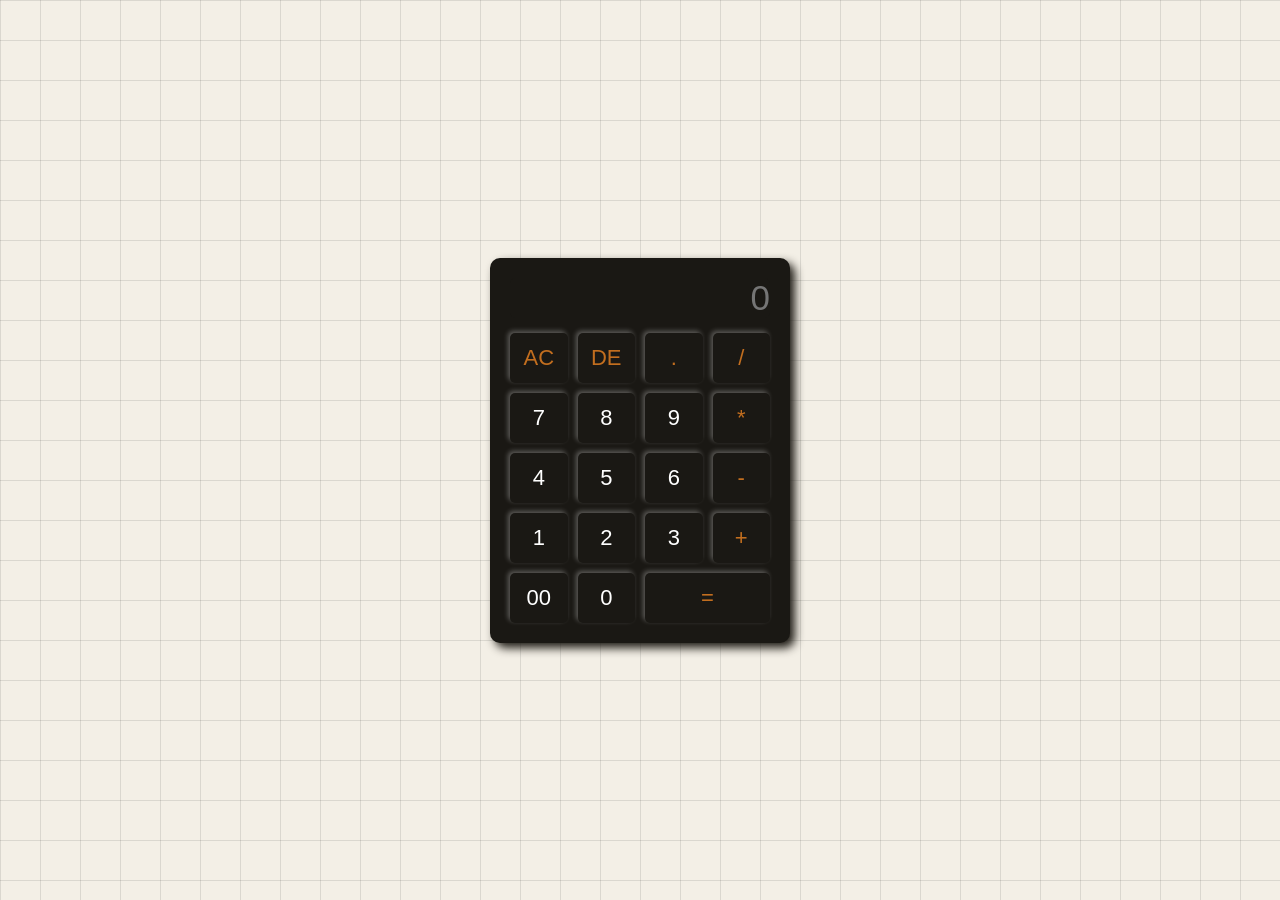
<file: index.html>
<!DOCTYPE html>
<html>
    <head>
        <meta charset = "UTF-8">
        <meta name ="viewport" content = "width=device-width, initial-scale=1.0">
        <title>Calculator</title>
        <link rel = "stylesheet" href = "style.css">
     </head>
     <body>
        <div class="calculator">
            <div class="display">
                <input type="text" placeholder="0" readonly>
            </div>
            <div class = "button-container">
                <button class="top-buttons">AC</button>
                <button class="top-buttons">DE</button>
                <button class="top-buttons">.</button>
                <button class="operation">/</button>

                <button>7</button>
                <button>8</button>
                <button>9</button>
                <button class="operation">*</button>

                <button>4</button>
                <button>5</button>
                <button>6</button>
                <button class="operation">-</button>

                <button>1</button>
                <button>2</button>
                <button>3</button>
                <button class="operation">+</button>
                
                <button>00</button>
                <button>0</button>
                <button class="equals">=</button>
                
                <script src = "script.js"></script>
            </div>
        </div>
     </body>
</html>
</file>
<file: style.css>
*{
    margin:0;
    padding:0;
    box-sizing:border-box;
}
body{
    background-color: #f3efe6;
    background-image:
        linear-gradient(rgba(0,0,0,0.1)1px,transparent 1px),
        linear-gradient(90deg,rgba(0,0,0,0.1)1px,transparent 1px);
        background-size:40px 40px;
}

.button-container{
    display:grid;
    grid-template-columns:repeat(4,1fr);
    gap:10px;
    background-color: #1A1814;
}

body{
    display:flex;
    flex-direction: column;
    justify-content: center;
    align-items:center;
    height:100vh;
}       

.calculator{
    width:300px;
    padding:20px;
    box-sizing: border-box;
    background-color: #1A1814;
    border-radius:10px;
    box-shadow: 5px 5px 10px #1f1c16;
}

.display{
    width:100%;
    margin-bottom: 15px;

}

.display input{
    box-sizing: border-box;
    width: 100%;
    color:#ffffff;
    font-size:35px;
    text-align:right;
    background-color: #1A1814;
    font-family: "poppins", sans-serif;
    border-radius:5px;
    border: none;
}

.equals{
    grid-column:span 2;
    color:#c26e1f;
}

.equals:hover{
    background-color:#c26e1f;
    color:#ffffff
}

button{
    background-color: #1A1814;
    color:#ffffff;
    font-family: "poppins", sans-serif;
    box-shadow:-2px -2px 5px rgba(255,255,255,0.3);
    border: none;
    border-radius:5px;
    height:50px;
    font-size:22px;
    font-weight: normal;
    cursor:pointer;
    transition:0.5s;
    
}

button:hover{
    background-color:#ffffff;
    color:#3B4454;
    }

button:active{
    transform:translateY(8px);
    box-shadow:none
}
.operation{
    color:#c26e1f;
}

.operation:hover{
    background-color:#c26e1f;
    color:#ffffff;
    }


.top-buttons{
    color:#c26e1f;
}

.top-buttons:hover{
    background-color:#c26e1f;
    color:#ffffff;
}

@media(max-width:600px){
    .calculator{
        width:80%;
        max-width:300px;
        margin:auto;
        padding:15px;
    }
    button{
        height:50px;
        width:100%;
    }
    body{
        min-height: 100vh;
    }
    .display input{
        width:100%;
        box-sizing:border-box;
    }
    .button-container{
        gap:8px;
    }
    body{
        overflow-x:hidden;
    }
}
</file>
